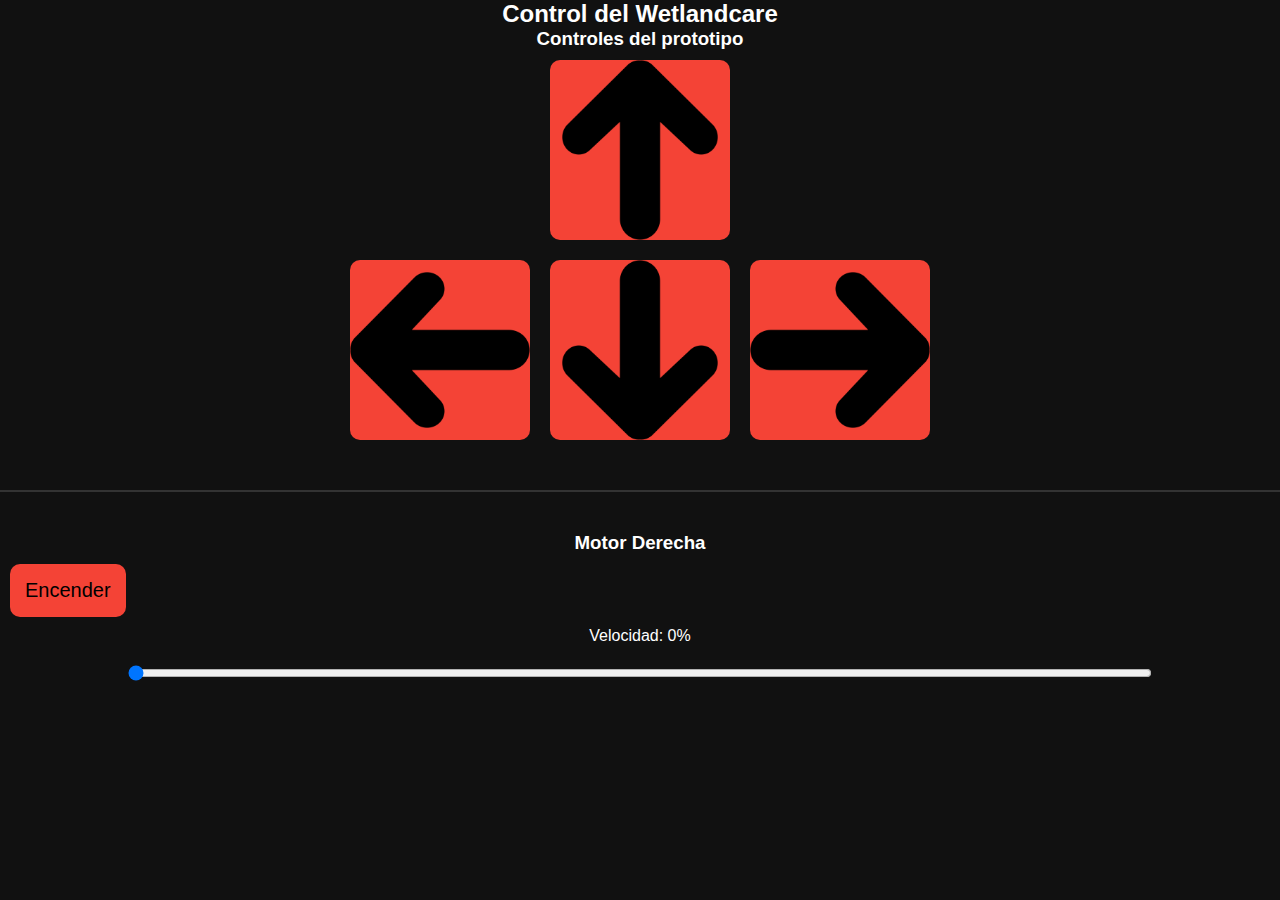
<file: Pagina_websockets/index.html>
<!DOCTYPE html>
<html>
<head>
<meta charset="utf-8">
<meta name="viewport" content="width=device-width, initial-scale=1.0">
<title>Control Wetlandcare</title>
<link rel="stylesheet" href="style.css">
</head>

<body>
<h2>Control del Wetlandcare</h2>

<h3>Controles del prototipo</h3>

<div class="controles">
    <button id="btnArriba" class="off" aria-label="Arriba">
        <img src="./icons/arrow-up.png" alt="">
    </button>
    <button id="btnAbajo" class="off" aria-label="Abajo">
        <img src="./icons/arrow-up.png" alt="">
    </button>
    <button id="btnIzquierda" class="off" aria-label="Izquierda">
        <img src="./icons/arrow-up.png" alt="">
    </button>
    <button id="btnDerecha" class="off">
        <img src="./icons/arrow-up.png" alt="" aria-label="Derecha">
    </button>

</div>

<hr>

<h3>Motor Derecha</h3>
<button id="btnB" class="off">
    Encender
</button>
<p>Velocidad: <span id="speedBVal">0</span>%</p>
<input type="range" min="0" max="100" value="0"
class="slider" oninput="setSpeed('B', this.value)" id="sliderBtnB">

<script src="./script.js"></script>
</body>
</html>

<!--  { 'Apagar' if motorA.running else 'Encender' }-->
</file>
<file: Pagina_websockets/style.css>
*{
    margin: 0;
    padding: 0;
    box-sizing: border-box;
}

body {
  font-family: sans-serif;
  text-align: center;
  background: #111;
  color: white;
}
button {
  font-size: 20px;
  padding: 15px;
  margin: 10px;
  border: none;
  border-radius: 10px;
  cursor: pointer;
  display: flex;
  justify-content: center;
  align-items: center;
}

button img{
  width: 180px;
  height: 180px;

}

.controles{
    width: 100%;

    display: grid;
    grid-template-columns: auto 200px 200px 200px auto;
    grid-template-rows: 200px 200px;
}
#btnArriba{
    grid-column: 3/4;
    grid-row: 1/2;
}

#btnDerecha {
    transform: rotate(90deg);
    grid-column: 4/5;
    grid-row: 2/3;
}

#btnIzquierda {
    transform: rotate(-90deg);
    grid-column: 2/3;
    grid-row: 2/3;
}

#btnAbajo {
    transform: rotate(180deg);
    grid-column: 3/4;
    grid-row: 2/3;
}
.on { background: #4CAF50; }
.off { background: #f44336; }


.slider {
  width: 80%;
  margin: 20px;
}
hr {
  margin: 40px 0;
  border: 1px solid #333;
}
</file>
